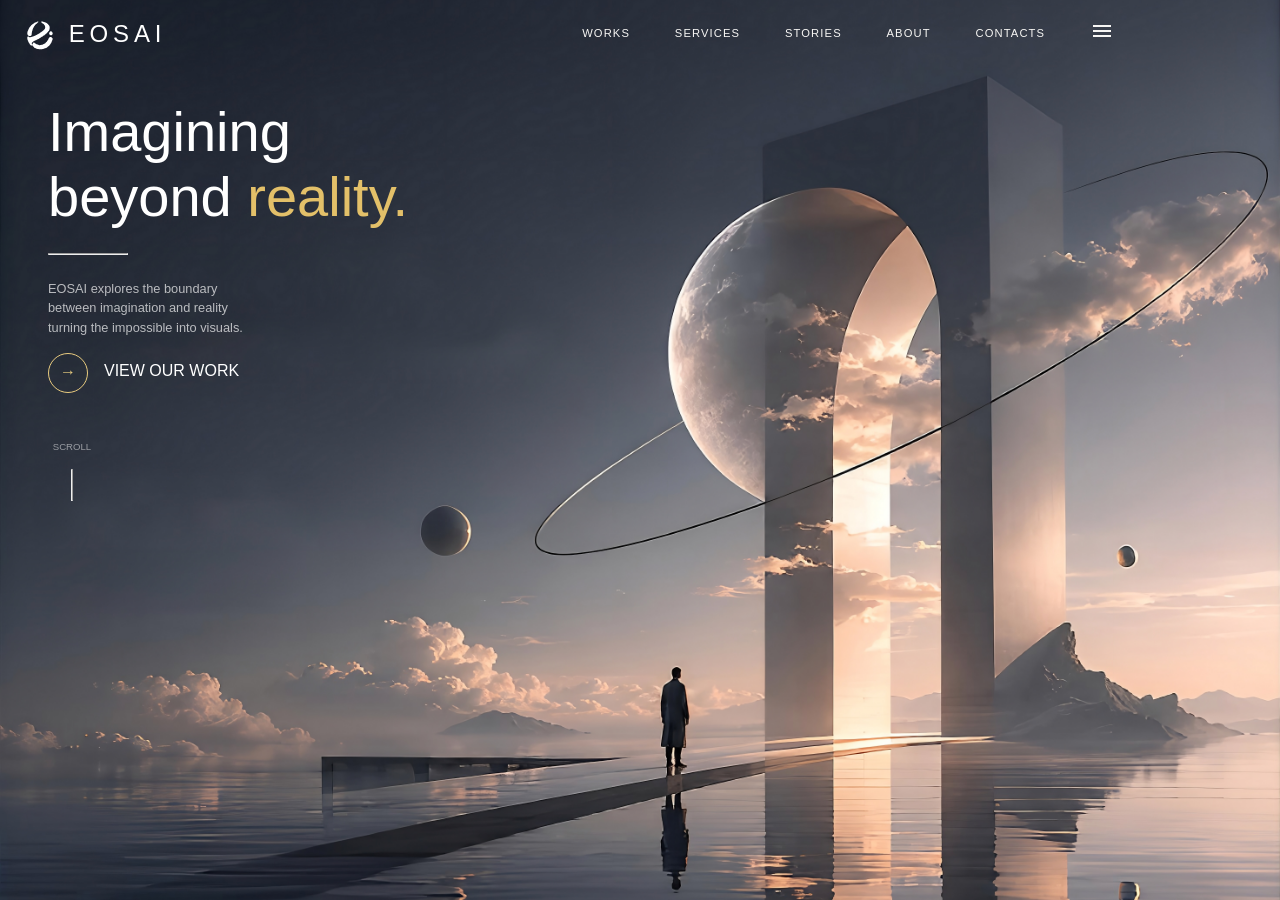
<file: homepage/index.html>
<!doctype html>
<html lang="en">
  <head>
    <meta charset="UTF-8" />
    <meta name="viewport" content="width=device-width, initial-scale=1.0" />
    <title>Digital</title>
    <link rel="stylesheet" href="style.css" />
    <link rel="stylesheet" href="https://fonts.googleapis.com/css2?family=Material+Symbols+Outlined:opsz,wght,FILL,GRAD@20..48,100..700,0..1,-50..200&icon_names=menu" />
</head>
  <body>
    <header>
      <nav class="navbar">
        <div class="logo-container">
          <img class="logo" src="./assets/eosai_logo_icon.svg" alt="logo" />
          <p class="eosai-logo-icon">EOSAI</p>
        </div>
        <ul class="nav-pages">
          <li class="works">WORKS</li>
          <li class="services">SERVICES</li>
          <li class="stories">STORIES</li>
          <li class="about">ABOUT</li>
          <li class="contacts">CONTACTS</li>
          <span class="material-symbols-outlined">
menu
</span>

        </ul>
      </nav>
    </header>
    <main>
      <div class="hero">
        <p class="hero-text">Imagining beyond <span> reality.</span></p>
        <hr class="underline" />
        <p class="what-we-do">
          EOSAI explores the boundary between imagination and reality turning
          the impossible into visuals.
        </p>
        <div class="view">
          <div class="right-arrow"><p class="arrow">&rarr;</p></div>
          <p class="view-text">VIEW OUR WORK</p>
        </div>
      </div>
    </main>
    <footer>
      <p class="footer">SCROLL</p>
      <div class="line">
        <hr />
      </div>
    </footer>
  </body>
</html>
</file>
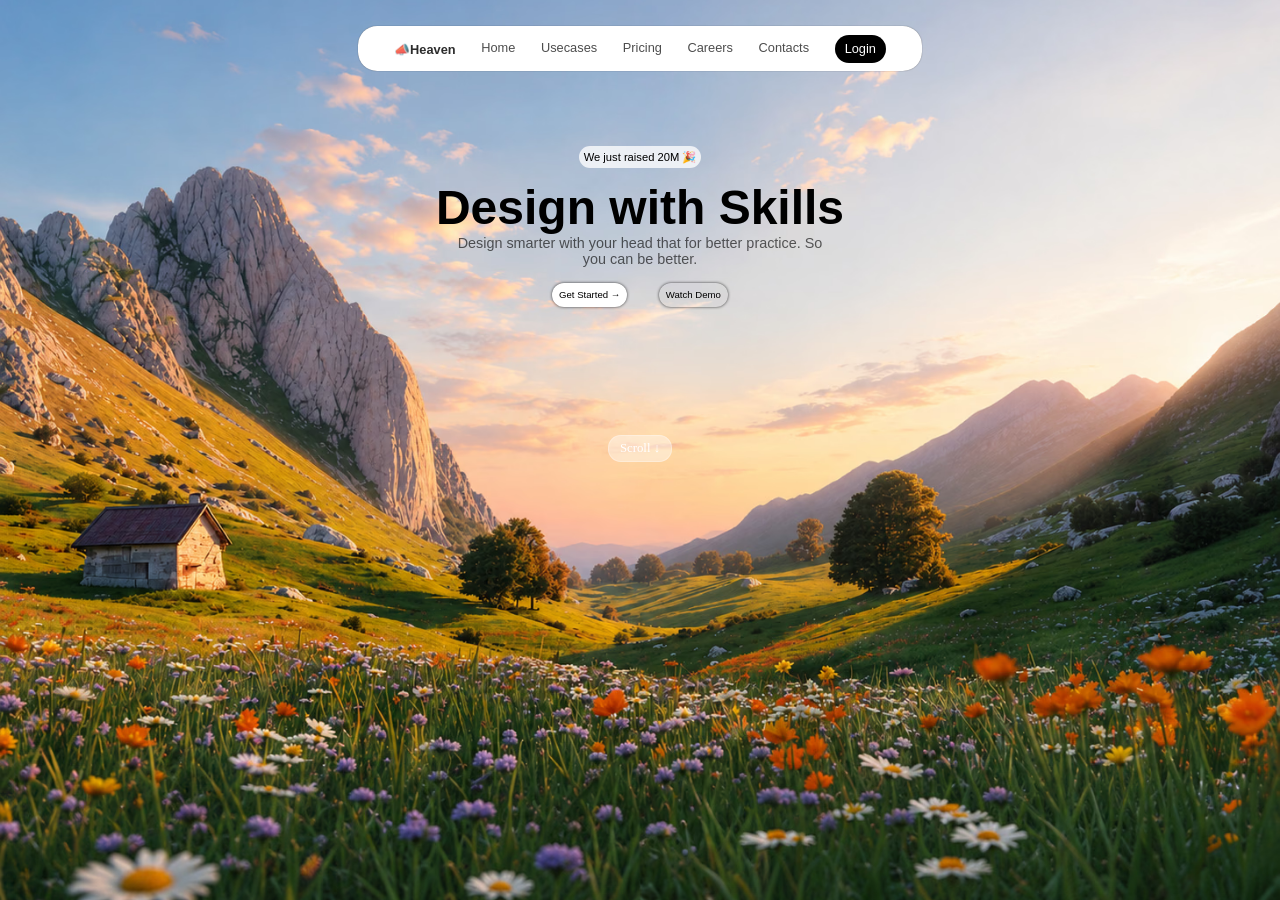
<file: wetin-i-dey-do-so/index.html>
<!doctype html>
<html lang="en">
  <head>
    <meta charset="UTF-8" />
    <meta name="viewport" content="width=device-width, initial-scale=1.0" />
    <title>📣Flowers</title>
    <link rel="stylesheet" href="style.css" />
  </head>
  <body>
    <header>
        <div class="head">
<span>📣</span>
            <h1>Heaven</h1>
        </div>
      <nav>
        <ul class="navbar">
          <li class="home">Home</li>
          <li class="usecase">Usecases</li>
          <li class="price">Pricing</li>
          <li class="careers">Careers</li>
          <li class="contacts">Contacts</li>
          <div class="login-btn">

              <li class="login">Login</li>
          </div>
        </ul>
      </nav>
    </header>
    <main>
      <div class="hero-container">
        <p class="raise">We just raised 20M 🎉</p>
        <p class="hero">Design with Skills</p>
<p class="hero-text">

    Design smarter with your head that for better practice. So you can be
    better.
</p>
        </p>
        <div class="button">
          <p class="get-start btn">Get Started &rarr;</p>
          <p class="watch-demo btn">Watch Demo</p>
        </div>
      </div>
    </main>
    <footer><p class="scroll">Scroll &darr;</p></footer>
    <script src="./index.js"></script>
  </body>
</html>
</file>
<file: homepage/style.css>
@import url('https://fonts.googleapis.com/css2?family=Goldman:wght@400;700&display=swap%27');

* {
    margin: 0;
    padding: 0;
    box-sizing: border-box;
    /* font-family: "Goldman", sans-serif; */
}

body {
    background-image: url(./assets/upscalemedia-transformed.jpeg);
    background-position: center;
    background-size: cover;
    background-attachment: fixed;
    background-repeat: no-repeat;
}

@import url("https://fonts.googleapis.com/css2?family=Open+Sans:ital,wght@0,300..800;1,300..800&display=swap");

/* HEAD */
.navbar {
    font-family: "Open San", sans-serif;
    color: white;
    display: flex;
    gap: 26em;
    margin-top: 1em;
    flex-wrap: wrap; 
}

.logo-container {
    display: flex;
    flex-direction: row;
    align-items: center;
    gap: .8em;
    /* justify-content: space-between; */
    margin-left: 1.5em;
}

.eosai-logo-icon {
    font-size: 1.5em;
    letter-spacing: .2em;
}

.logo {
    width: 2em;
}

.nav-pages {
    display: flex;
    flex-direction: row;
    gap: 4em;
    list-style: none;
    font-size: .7em;
    margin-top: 1em;
    letter-spacing: .1em;
    color: rgb(247, 246, 244);
}

.material-symbols-outlined {
    transform: translateY(-8px);
}

/* Main */

.hero {
    color: white;
    margin: 3em;
}

.hero-text {
    font-size: 3.5em;
    width: 7em;

    span {
        color: #e3c069;
    }

    font-family: Arial;
}

.underline {
    width: 5em;
    height: 1px;
    margin: 1.5em 0 1.5em 0;
    color: red;
}

.what-we-do {
    font-size: .8em;
    font-family: sans-serif;
    width: 16em;
    color: rgba(255, 255, 255, 0.683);
    /* letter-spacing: .1em; */
    line-height: 1.5em;
}

.view {
    display: flex;
    flex-direction: row;
    gap: 1em;
    margin-top: 1em;
}

.right-arrow {
    border-radius: 100em;
    border: 1px solid #e8cb7f;
    width: 2.5em;
    height: 2.5em;
    text-align: center;
}

.arrow {
    text-align: center;
    margin-top: .6em;
    color: #e8cb7f;
}

.view-text {
    font-family: "Open San", sans-serif;
    font-weight: normal;
    margin-top: .6em;
}

/* Footer */
footer {
.line {
    margin: 2em 3.5em;

    hr {

        width: 2em;
        transform: rotate(90deg);
    }
}

    [class="footer"] {
        display: flex;
        flex-direction: row;
        color: #ffffff85;
        font-size: .6em;
        margin-left: 5.5em;
        font-family: "Open San", sans-serif;
    }
  
}
</file>
<file: wetin-i-dey-do-so/style.css>
* {
    margin: 0;
    padding: 0;
    box-sizing: border-box;
}

body {
    background-image: url(./assets/image2.avif);
    background-position: center;
    background-repeat: no-repeat;
    background-size: cover;
    background-attachment: fixed;
}

header {
    display: flex;
    flex-direction: row;
    align-items: center;
    justify-content: center;
    gap: 2em;
    font-size: .8em;
    background-color: white;
    width: 44%;
    margin: 2em auto 0 auto;
    border-radius: 1.5em;
    padding: .5em;
    color: rgba(0, 0, 0, 0.829);
    box-shadow: 0 0 1px 0px #141313a2;
    font-family: Arial, Helvetica, sans-serif;
}

.head {
    display: flex;
    flex-direction: row;

    h1 {
        font-size: 1em;
    }

    transform: translateY(.7px);
}

.navbar {
    display: flex;
    list-style: none;
    gap: 2em;
    margin-top: .4em;
    color: rgba(2, 2, 2, 0.701);
    transform: translateY(3px);

    .login-btn {
        background-color: black;
        color: white;
        text-align: center;
        width: 4em;
        border-radius: 20px;
        cursor: pointer;
        padding: .5em;
        transform: translateY(-5px);
    }
}

/* Hero */
.hero-container {
    display: flex;
    flex-direction: column;
    align-items: center;
    font-family: sans-serif;
    margin-top: 4em;
}

.raise {
    background-color: #ffffffc5;
    border-radius: 20px;
    padding: .4em;
    font-size: .7em;
    text-align: center;
    margin: 1em 0;
}

.hero {
    font-weight: bold;
    font-size: 3em;
    text-align: center;
}

.hero-text {
    color: rgba(0, 0, 0, 0.621);
    font-size: .9em;
    text-align: center;
    width: 30%;
}

.button {
    display: flex;
    flex-direction: row;
    gap: 2em;
    margin-top: 1em;
}

.btn {
    font-size: .6em;
    padding: .7em;
    border-radius: 1.5em;
    cursor: pointer;
    box-shadow: 0 0 3px 0px rgba(0, 0, 0, 0.742);
}

.get-start {
    background-color: white;
}

footer {
    background-color: rgba(255, 255, 255, 0.4);
    /* filter: blur(.4px); */
    background: blur(100px);
    color: white;
    font-size:.8em;
    text-align: center;
    width: 5em;
    padding: .4em;
    border-radius: 1em;
    border: 1px solid rgba(255, 255, 255, 0.276);
    margin: 10em auto 0 auto;
}
</file>
